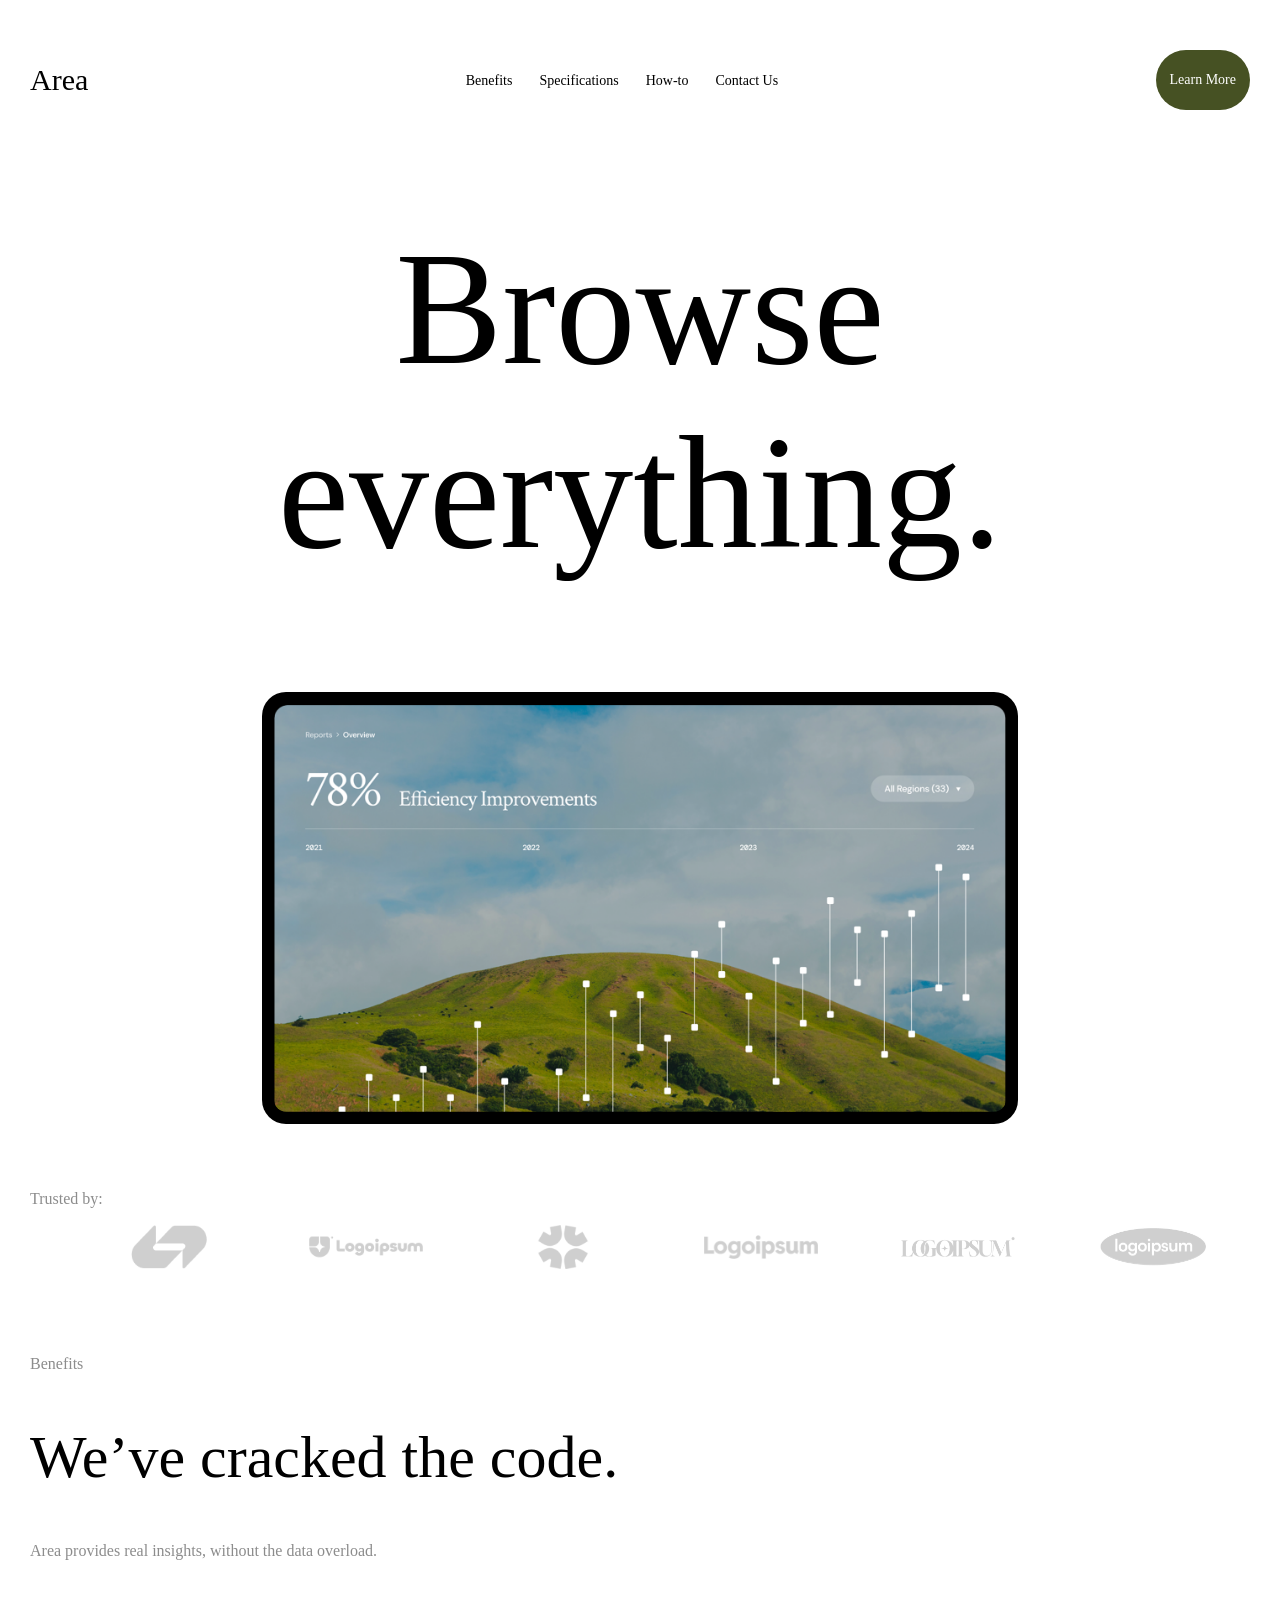
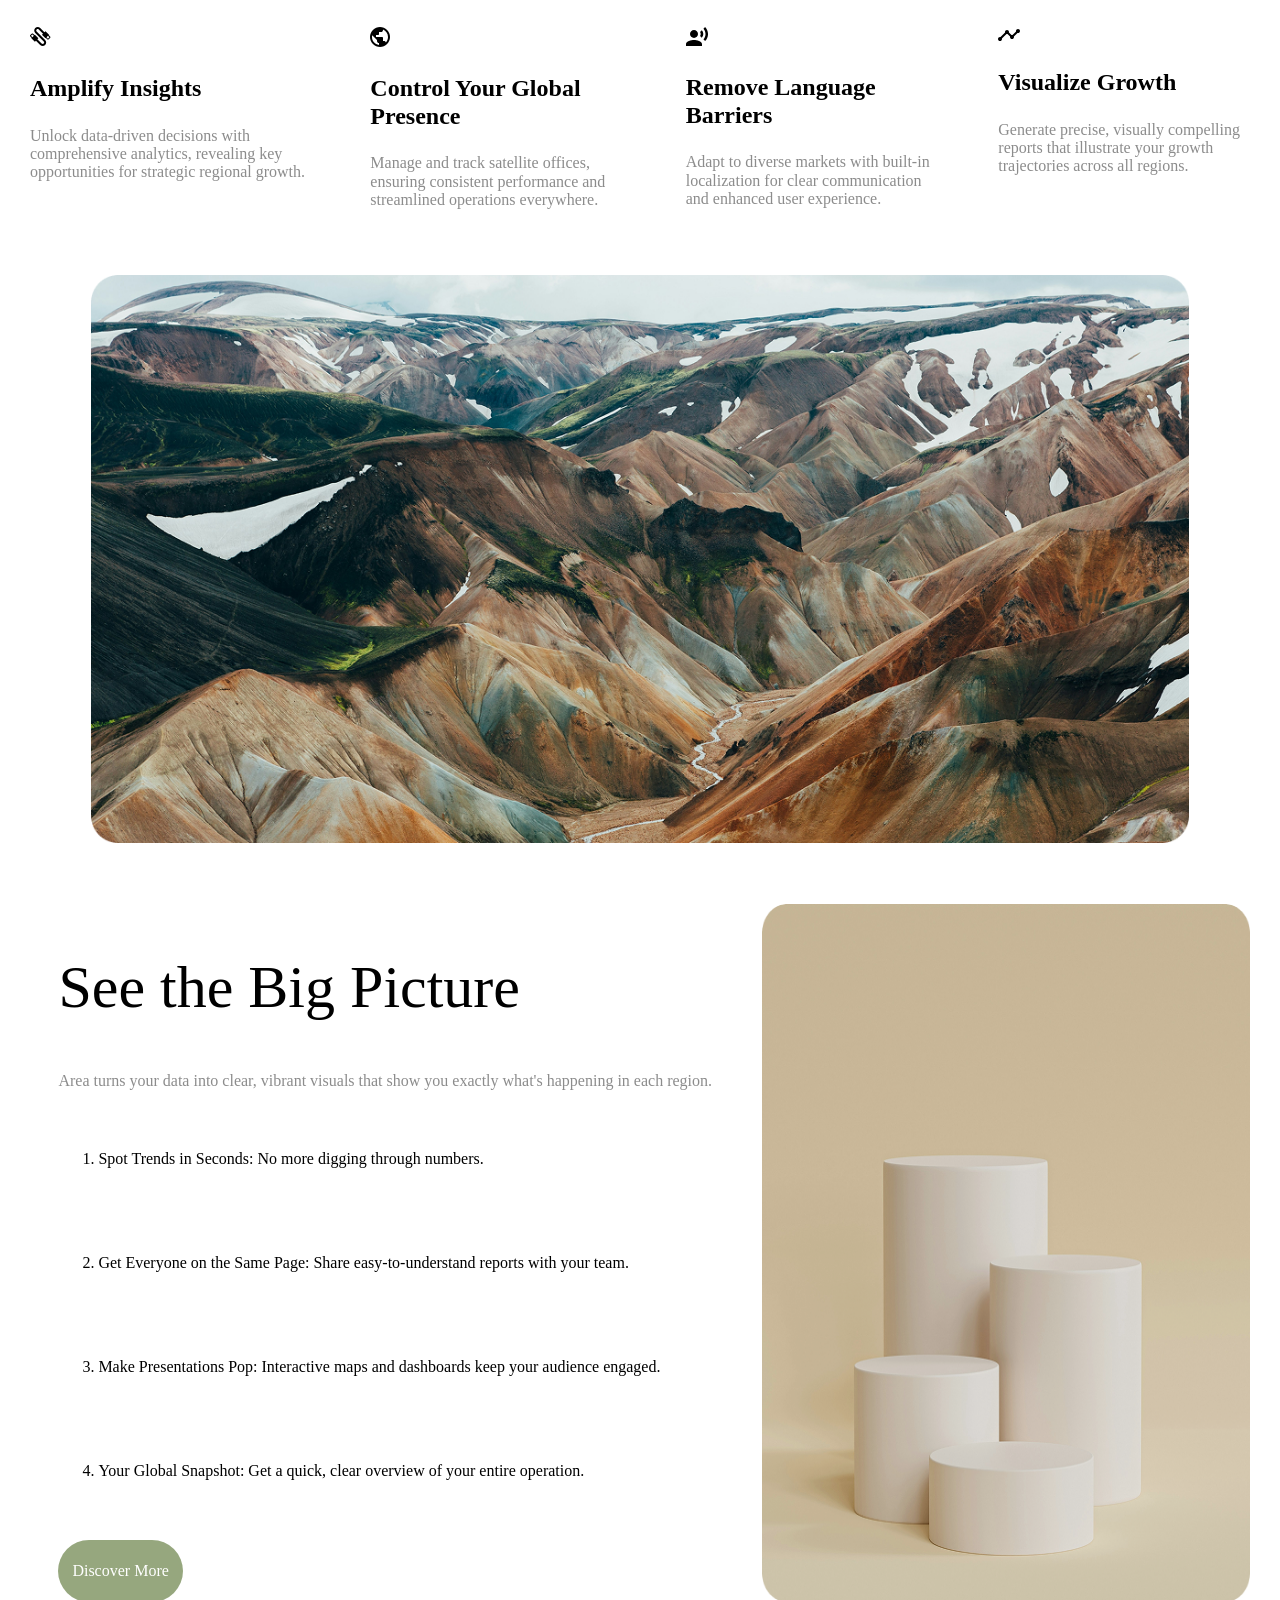
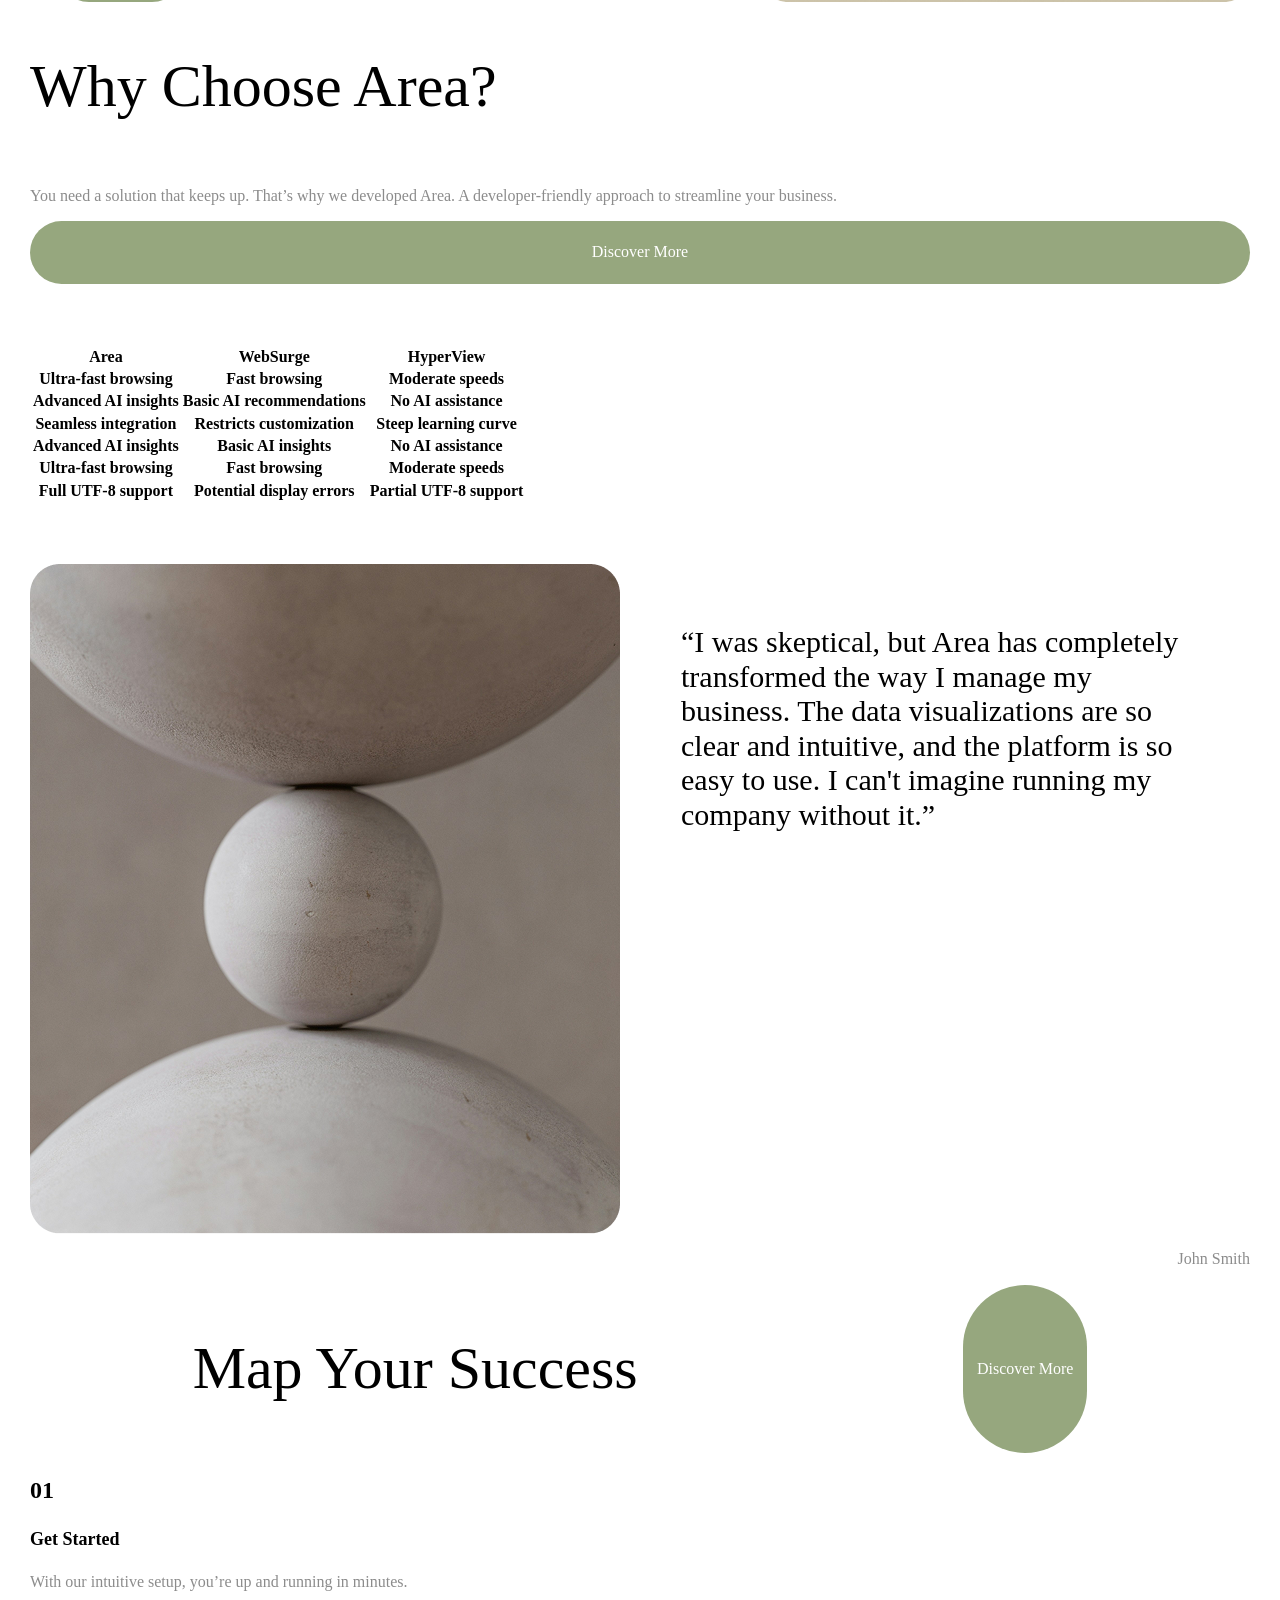
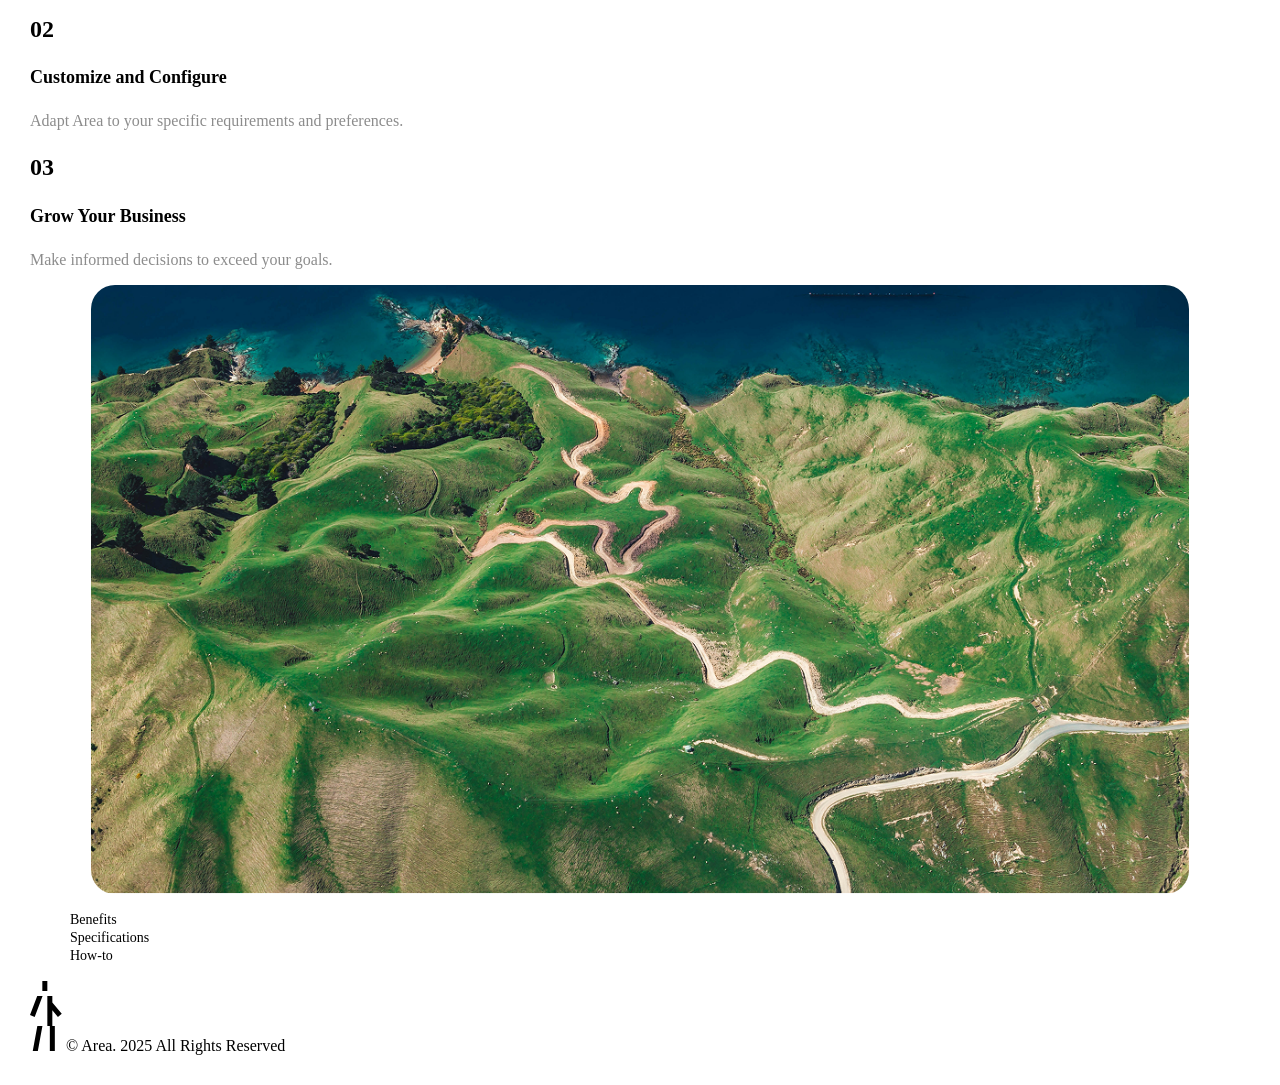
<file: index.html>
<!DOCTYPE html>
<html lang="en">
<head>
    <meta charset="UTF-8">
    <meta name="viewport" content="width=device-width, initial-scale=1.0">
    <title>Modern Product Launch</title>
    <link rel="stylesheet" href="style.css"> 
    <link rel="stylesheet" href="normalize.css">
</head>
<body>
    <header class="main-header">
        <div><a href="#" style="font-size: 30px;">Area</a></div> 
        <nav class="main-nav">
            <ul type = "none">
                <li><a href="#">Benefits</a></li>
                <li><a href="#">Specifications</a></li>
                <li><a href="#">How-to</a></li>
                <li><a href="#">Contact Us</a></li>
            </ul>
        </nav> 
        <a href="#" class="btn btn--primary btn--sm">Learn More</a>
    </header>
    
    <section class="hero" style="align-items: center;">
         <h1 style="font-size: 160px; text-align: center; font-weight: lighter; ">Browse everything.</h1>
         <img src="/Images/inner-screen.png" alt="Inner screen">

</section>
<main>
    <div class="logo-cloud">
            <p>Trusted by:</p>
            <ul class="logos"  type = "none">
                <li><svg xmlns="http://www.w3.org/2000/svg" xmlns:xlink="http://www.w3.org/1999/xlink" width="114" height="44" viewBox="0 0 114 44" fill="none">
<g style="mix-blend-mode:exclusion" opacity="0.6">
<rect width="114" height="44" fill="url(#pattern0_2069_1118)"/>
</g>
<defs>
<pattern id="pattern0_2069_1118" patternContentUnits="objectBoundingBox" width="1" height="1">
<use xlink:href="#image0_2069_1118" transform="matrix(0.00665457 0 0 0.0172414 0.167272 0)"/>
</pattern>
<image id="image0_2069_1118" width="100" height="58" preserveAspectRatio="none" xlink:href="[data-uri]"/>
</defs>
</svg></li>
                <li><svg xmlns="http://www.w3.org/2000/svg" xmlns:xlink="http://www.w3.org/1999/xlink" width="114" height="44" viewBox="0 0 114 44" fill="none">
<g style="mix-blend-mode:exclusion" opacity="0.6">
<rect width="114" height="44" fill="url(#pattern0_2069_1120)"/>
</g>
<defs>
<pattern id="pattern0_2069_1120" patternContentUnits="objectBoundingBox" width="1" height="1">
<use xlink:href="#image0_2069_1120" transform="matrix(0.00340136 0 0 0.00881261 0 0.262059)"/>
</pattern>
<image id="image0_2069_1120" width="294" height="54" preserveAspectRatio="none" xlink:href="[data-uri]"/>
</defs>
</svg></li>
                <li><svg xmlns="http://www.w3.org/2000/svg" xmlns:xlink="http://www.w3.org/1999/xlink" width="114" height="44" viewBox="0 0 114 44" fill="none">
<g style="mix-blend-mode:exclusion" opacity="0.6">
<rect width="114" height="44" fill="url(#pattern0_2069_1122)"/>
</g>
<defs>
<pattern id="pattern0_2069_1122" patternContentUnits="objectBoundingBox" width="1" height="1">
<use xlink:href="#image0_2069_1122" transform="matrix(0.0032434 0 0 0.00840336 0.279449 0)"/>
</pattern>
<image id="image0_2069_1122" width="136" height="119" preserveAspectRatio="none" xlink:href="[data-uri]"/>
</defs>
</svg></li>
                <li><svg xmlns="http://www.w3.org/2000/svg" xmlns:xlink="http://www.w3.org/1999/xlink" width="114" height="44" viewBox="0 0 114 44" fill="none">
<g style="mix-blend-mode:exclusion" opacity="0.6">
<rect width="114" height="44" fill="url(#pattern0_2069_1124)"/>
</g>
<defs>
<pattern id="pattern0_2069_1124" patternContentUnits="objectBoundingBox" width="1" height="1">
<use xlink:href="#image0_2069_1124" transform="matrix(0.003861 0 0 0.0100035 0 0.229905)"/>
</pattern>
<image id="image0_2069_1124" width="259" height="54" preserveAspectRatio="none" xlink:href="[data-uri]"/>
</defs>
</svg></li>
                <li><svg xmlns="http://www.w3.org/2000/svg" xmlns:xlink="http://www.w3.org/1999/xlink" width="114" height="44" viewBox="0 0 114 44" fill="none">
<g style="mix-blend-mode:exclusion" opacity="0.6">
<rect width="114" height="44" fill="url(#pattern0_2069_1126)"/>
</g>
<defs>
<pattern id="pattern0_2069_1126" patternContentUnits="objectBoundingBox" width="1" height="1">
<use xlink:href="#image0_2069_1126" transform="matrix(0.00223214 0 0 0.00578328 0 0.27156)"/>
</pattern>
<image id="image0_2069_1126" width="448" height="79" preserveAspectRatio="none" xlink:href="[data-uri]"/>
</defs>
</svg></li>
                <li><svg xmlns="http://www.w3.org/2000/svg" xmlns:xlink="http://www.w3.org/1999/xlink" width="110" height="42" viewBox="0 0 110 42" fill="none">
<g style="mix-blend-mode:exclusion" opacity="0.6">
<rect width="110" height="41.8182" fill="url(#pattern0_2069_1128)"/>
</g>
<defs>
<pattern id="pattern0_2069_1128" patternContentUnits="objectBoundingBox" width="1" height="1">
<use xlink:href="#image0_2069_1128" transform="scale(0.0046934 0.0123457)"/>
</pattern>
<image id="image0_2069_1128" width="213" height="81" preserveAspectRatio="none" xlink:href="[data-uri]"/>
</defs>
</svg></li>
            </ul>
    </div>
    <div class="benefits">
        <p>Benefits</p>
        <h2>We’ve cracked the code.</h2>
        <p>Area provides real insights, without the data overload.</p>
    </div>

    <div class="icons-module">
        <section>
            <div class="icon"><svg xmlns="http://www.w3.org/2000/svg" width="21" height="20" viewBox="0 0 21 20" fill="none">
<path d="M5.2425 1.0125C3.8725 2.3925 3.8725 4.6125 5.2425 5.9825L13.7325 14.4625C14.3125 15.0525 14.3125 16.0125 13.7325 16.5825C13.1425 17.1725 12.1925 17.1725 11.6025 16.5825L7.3625 12.3425L8.4225 11.2825L4.8925 7.7425L4.5325 8.1025L3.1225 6.6825C2.7325 6.2925 2.1025 6.2925 1.6925 6.6825L0.2925 8.1025C-0.0975 8.5125 -0.0975 9.1225 0.2925 9.5125L1.6925 10.9225L1.3525 11.2825L4.8925 14.8125L5.9525 13.7525L10.1925 18.0125C11.5625 19.3625 13.7725 19.3625 15.1425 18.0125C16.5125 16.6325 16.5125 14.4125 15.1425 13.0525L6.6525 4.5625C6.0725 3.9725 6.0725 3.0125 6.6525 2.4425C7.2425 1.8525 8.1925 1.8525 8.7825 2.4425L13.0225 6.6825L11.9625 7.7425L15.4925 11.2825L15.8525 10.9225L17.2625 12.3425C17.6525 12.7325 18.2925 12.7325 18.6925 12.3425L20.0925 10.9225C20.4825 10.5125 20.4825 9.9025 20.0925 9.5125L18.6925 8.1025L19.0325 7.7425L15.4925 4.2125L14.4325 5.2725L10.1925 1.0125C8.8225 -0.3375 6.6125 -0.3375 5.2425 1.0125ZM1.0025 8.8025L2.4125 7.3925L3.8325 8.8025L2.4125 10.2225M16.5525 10.2225L17.9725 8.8025L19.3825 10.2225L17.9725 11.6325L16.5525 10.2225Z" fill="black"/>
</svg></div>
            <h3>Amplify Insights</h3>
            <p>Unlock data-driven decisions with comprehensive analytics, revealing key opportunities for strategic regional growth.</p>
        </section>
        <section>
            <div class="icon"><svg xmlns="http://www.w3.org/2000/svg" width="20" height="20" viewBox="0 0 20 20" fill="none">
<path d="M15.9 15.39C15.64 14.59 14.89 14 14 14H13V11C13 10.7348 12.8946 10.4804 12.7071 10.2929C12.5196 10.1054 12.2652 10 12 10H6V8H8C8.26522 8 8.51957 7.89464 8.70711 7.70711C8.89464 7.51957 9 7.26522 9 7V5H11C11.5304 5 12.0391 4.78929 12.4142 4.41421C12.7893 4.03914 13 3.53043 13 3V2.59C15.93 3.77 18 6.64 18 10C18 12.08 17.2 13.97 15.9 15.39ZM9 17.93C5.05 17.44 2 14.08 2 10C2 9.38 2.08 8.78 2.21 8.21L7 13V14C7 14.5304 7.21071 15.0391 7.58579 15.4142C7.96086 15.7893 8.46957 16 9 16M10 0C8.68678 0 7.38642 0.258658 6.17317 0.761205C4.95991 1.26375 3.85752 2.00035 2.92893 2.92893C1.05357 4.8043 0 7.34784 0 10C0 12.6522 1.05357 15.1957 2.92893 17.0711C3.85752 17.9997 4.95991 18.7362 6.17317 19.2388C7.38642 19.7413 8.68678 20 10 20C12.6522 20 15.1957 18.9464 17.0711 17.0711C18.9464 15.1957 20 12.6522 20 10C20 8.68678 19.7413 7.38642 19.2388 6.17317C18.7362 4.95991 17.9997 3.85752 17.0711 2.92893C16.1425 2.00035 15.0401 1.26375 13.8268 0.761205C12.6136 0.258658 11.3132 0 10 0Z" fill="black"/>
</svg></div>
            <h3>Control Your Global Presence</h3>
            <p>Manage and track satellite offices, ensuring consistent performance and streamlined operations everywhere.</p>
        </section>
        <section>
            <div class="icon"><svg xmlns="http://www.w3.org/2000/svg" width="22" height="19" viewBox="0 0 22 19" fill="none">
<path d="M8 3C9.06087 3 10.0783 3.42143 10.8284 4.17157C11.5786 4.92172 12 5.93913 12 7C12 8.06087 11.5786 9.07828 10.8284 9.82843C10.0783 10.5786 9.06087 11 8 11C6.93913 11 5.92172 10.5786 5.17157 9.82843C4.42143 9.07828 4 8.06087 4 7C4 5.93913 4.42143 4.92172 5.17157 4.17157C5.92172 3.42143 6.93913 3 8 3ZM8 13C10.67 13 16 14.34 16 17V19H0V17C0 14.34 5.33 13 8 13ZM15.76 3.36C17.78 5.56 17.78 8.61 15.76 10.63L14.08 8.94C14.92 7.76 14.92 6.23 14.08 5.05L15.76 3.36ZM19.07 0C23 4.05 22.97 10.11 19.07 14L17.44 12.37C20.21 9.19 20.21 4.65 17.44 1.63L19.07 0Z" fill="black"/>
</svg></div>
            <h3>Remove Language Barriers</h3>
            <p>Adapt to diverse markets with built-in localization for clear communication and enhanced user experience.</p>
        </section>
        <section>
            <div class="icon"><svg xmlns="http://www.w3.org/2000/svg" width="22" height="12" viewBox="0 0 22 12" fill="none">
<path d="M2 8L2.5 8.07L7.07 3.5C6.89 2.85 7.06 2.11 7.59 1.59C8.37 0.8 9.63 0.8 10.41 1.59C10.94 2.11 11.11 2.85 10.93 3.5L13.5 6.07L14 6C14.18 6 14.35 6 14.5 6.07L18.07 2.5C18 2.35 18 2.18 18 2C18 1.46957 18.2107 0.960859 18.5858 0.585786C18.9609 0.210714 19.4696 0 20 0C20.5304 0 21.0391 0.210714 21.4142 0.585786C21.7893 0.960859 22 1.46957 22 2C22 2.53043 21.7893 3.03914 21.4142 3.41421C21.0391 3.78929 20.5304 4 20 4C19.82 4 19.65 4 19.5 3.93L15.93 7.5C16 7.65 16 7.82 16 8C16 8.53043 15.7893 9.03914 15.4142 9.41421C15.0391 9.78929 14.5304 10 14 10C13.4696 10 12.9609 9.78929 12.5858 9.41421C12.2107 9.03914 12 8.53043 12 8L12.07 7.5L9.5 4.93C9.18 5 8.82 5 8.5 4.93L3.93 9.5L4 10C4 10.5304 3.78929 11.0391 3.41421 11.4142C3.03914 11.7893 2.53043 12 2 12C1.46957 12 0.960859 11.7893 0.585786 11.4142C0.210714 11.0391 0 10.5304 0 10C0 9.46957 0.210714 8.96086 0.585786 8.58579C0.960859 8.21071 1.46957 8 2 8Z" fill="black"/>
</svg></div>
            <h3>Visualize Growth</h3>
            <p>Generate precise, visually compelling reports that illustrate your growth trajectories across all regions.</p>
        </section>
   </div>
<div class="hero-image"><img src="/Images/hero-image.png" alt=""></div>
    <div class="candle">
        <img src="/Images/candle.png" alt="candle">

        <div>
            <h2>See the Big Picture</h2>
            <p>Area turns your data into clear, vibrant visuals that show you exactly what's happening in each region.</p>
            <ol>
                <li>Spot Trends in Seconds: No more digging through numbers. </li>
                <li>Get Everyone on the Same Page: Share easy-to-understand reports with your team. </li>
                <li>Make Presentations Pop: Interactive maps and dashboards keep your audience engaged.</li>
                <li>Your Global Snapshot: Get a quick, clear overview of your entire operation.</li>
            </ol>
            <button> Discover More </button>
        </div>
    </div>
        <div class="why">
            <h2>Why Choose Area?</h2>
            <p>You need a solution that keeps up. That’s why we developed Area. A developer-friendly approach to streamline your business. </p>
            <button> Discover More </button>
        </div>
      <div class="table">  <table>
            <thead>
                <tr>
                    <th>Area</th>
                    <th>WebSurge</th>
                    <th>HyperView</th>
                </tr>
            </thead>
            <tbody>
                <tr>
                    <th>Ultra-fast browsing</th>
                    <th>Fast browsing</th>
                    <th>Moderate speeds</th>
                </tr>
                <tr>
                    <th>Advanced AI insights</th>
                    <th>Basic AI recommendations</th>
                    <th>No AI assistance</th>
                </tr>
                <tr>
                    <th>Seamless integration</th>
                    <th>Restricts customization</th>
                    <th>Steep learning curve</th>
                </tr>
                <tr>
                    <th>Advanced AI insights</th>
                    <th>Basic AI insights</th>
                    <th>No AI assistance</th>
                </tr>
                <tr>
                    <th>Ultra-fast browsing</th>
                    <th>Fast browsing</th>
                    <th>Moderate speeds</th>
                </tr>
                <tr>
                    <th>Full UTF-8 support</th>
                    <th>Potential display errors</th>
                    <th>Partial UTF-8 support</th>
                </tr>
            </tbody>
        </table>
</div>
<div class="ball">
    <img src="Images/ball.png" alt="ball">
    <div class="comment">“I was skeptical, but Area has completely transformed the way I manage my business. The data visualizations are so clear and intuitive, and the platform is so easy to use. I can't imagine running my company without it.”</div>
</div>
<p style="display: flex; flex-direction: row-reverse;">John Smith</p>

    <div style="display: flex; flex-direction: row; justify-content: space-around;" >
        <h2>Map Your Success</h2>
        <button> Discover More </button>
    </div>
    <div class="map">
    <section>
        <h3>01</h3>
        <h4>Get Started</h4>
        <p>With our intuitive setup, you’re up and running in minutes.</p>
    </section>
    <section>
        <h3>02</h3>
        <h4>Customize and Configure</h4>
        <p>Adapt Area to your specific requirements and preferences.</p>
    </section>
    <section>
        <h3>03</h3>
        <h4>Grow Your Business</h4>
        <p>Make informed decisions to exceed your goals.</p>
    </section>
    <img src="Images/mountain.png" alt="mountain">
</div>











</main>
<footer>
    <div class="nav-footer">
        <ul type = "none">
            <li><a href="#">Benefits</a></li>
            <li><a href="#">Specifications</a></li>
            <li><a href="#">How-to</a></li>
        </ul>
    </div>
    
    <span><svg width="32" height="70" viewBox="0 0 32 70" fill="none" xmlns="http://www.w3.org/2000/svg">
<path d="M22.3379 21.5869L31.751 32.6748L27.9258 35.9121L22.3379 29.3125V45H24.8379V70H19.8379V45H17.3379V15H22.3379V21.5869ZM12.4248 44.999L7.83789 69.999H2.75L7.33789 44.999H12.4248ZM4.6748 35.8877L0 34.1123L7.22461 15H12.5752L4.6748 35.8877ZM17.3389 9.9502H12.3389V0H17.3389V9.9502Z" fill="black"/>
</svg> © Area. 2025</span>

    <span>All Rights Reserved</span>
</footer>
</body>
</html>
</file>
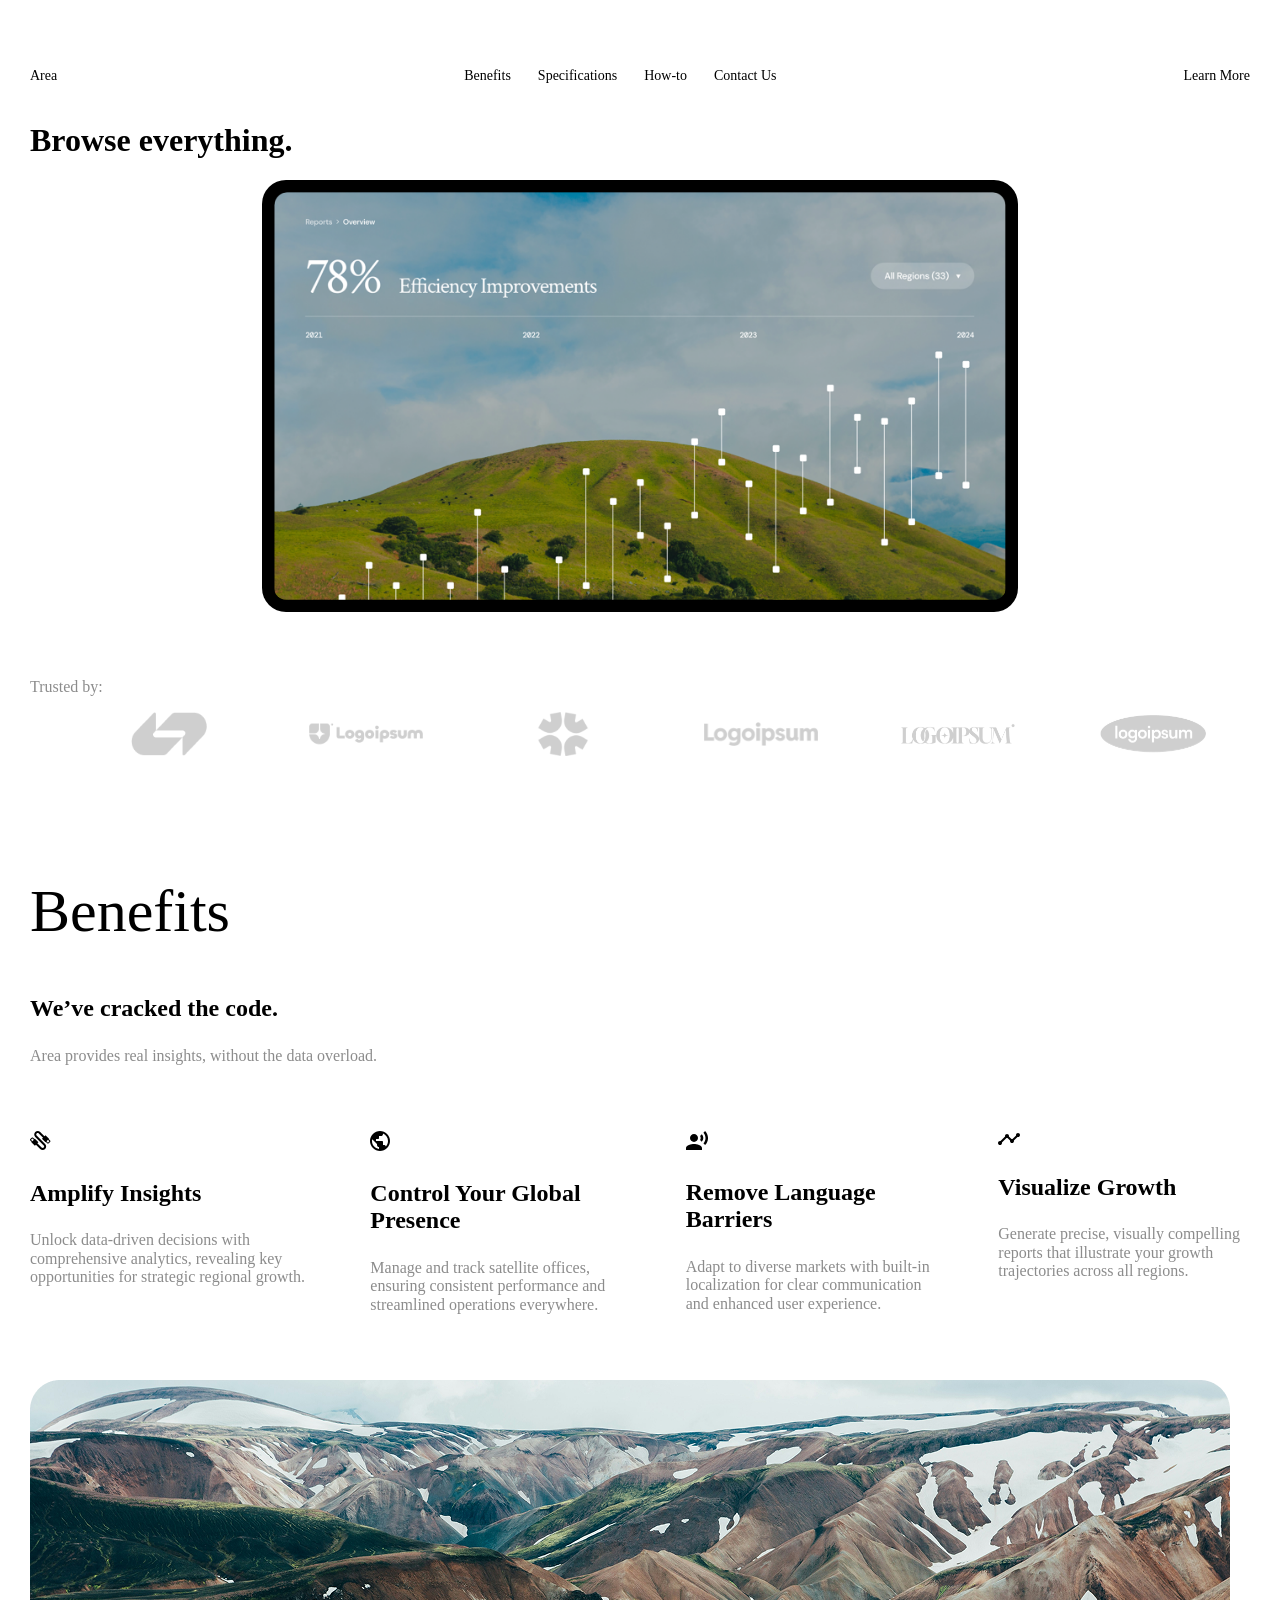
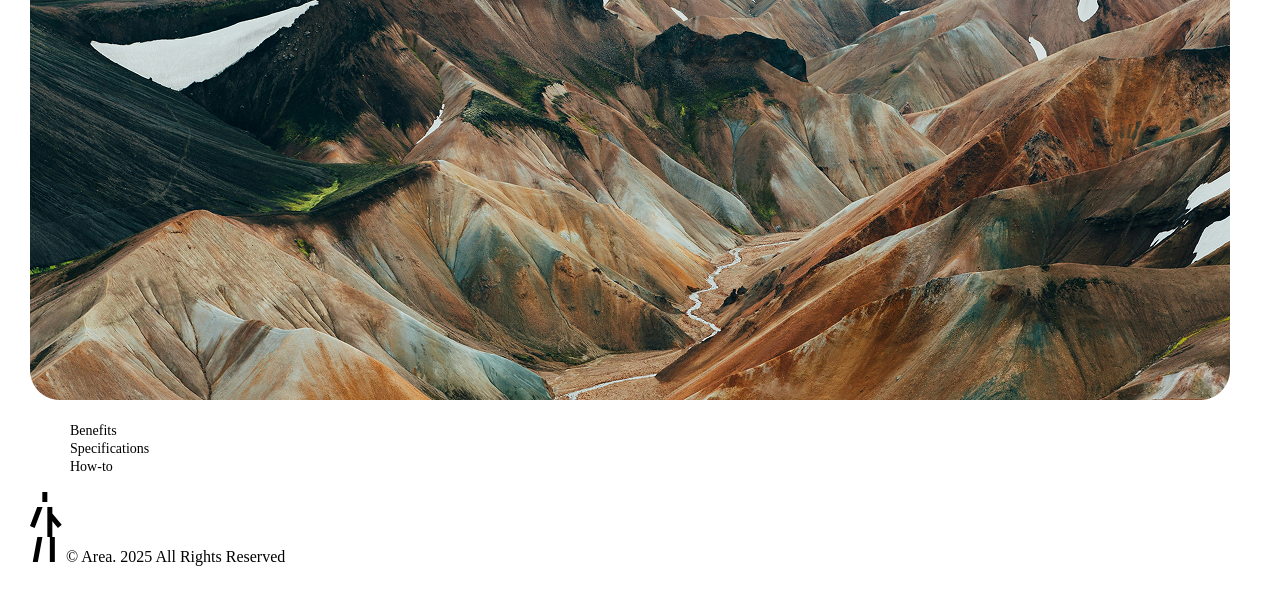
<file: html.html>
<!DOCTYPE html>
<html lang="en">
<head>
    <meta charset="UTF-8">
    <meta name="viewport" content="width=device-width, initial-scale=1.0">
    <title>Modern Product Launch</title>
    <link rel="stylesheet" href="style.css"> 
    <link rel="stylesheet" href="normalize.css">
</head>
<body>
    <header class="main-header">
        <div><a href="#">Area</a></div> 
        <nav class="main-nav">
            <ul type = "none">
                <li><a href="#">Benefits</a></li>
                <li><a href="#">Specifications</a></li>
                <li><a href="#">How-to</a></li>
                <li><a href="#">Contact Us</a></li>
            </ul>
        </nav> 
        <div class="more"><a href="#">Learn More</a></div>
    </header>
    
    <section class="hero">
        <div> <h1>Browse everything.</h1></div>
        <div><img src="/Images/Inner screen.png" alt="Inner screen"></div>
</section>
<main>
    <div class="logo-cloud">
            <p>Trusted by:</p>
            <ul class="logos"  type = "none">
                <li><svg xmlns="http://www.w3.org/2000/svg" xmlns:xlink="http://www.w3.org/1999/xlink" width="114" height="44" viewBox="0 0 114 44" fill="none">
<g style="mix-blend-mode:exclusion" opacity="0.6">
<rect width="114" height="44" fill="url(#pattern0_2069_1118)"/>
</g>
<defs>
<pattern id="pattern0_2069_1118" patternContentUnits="objectBoundingBox" width="1" height="1">
<use xlink:href="#image0_2069_1118" transform="matrix(0.00665457 0 0 0.0172414 0.167272 0)"/>
</pattern>
<image id="image0_2069_1118" width="100" height="58" preserveAspectRatio="none" xlink:href="[data-uri]"/>
</defs>
</svg></li>
                <li><svg xmlns="http://www.w3.org/2000/svg" xmlns:xlink="http://www.w3.org/1999/xlink" width="114" height="44" viewBox="0 0 114 44" fill="none">
<g style="mix-blend-mode:exclusion" opacity="0.6">
<rect width="114" height="44" fill="url(#pattern0_2069_1120)"/>
</g>
<defs>
<pattern id="pattern0_2069_1120" patternContentUnits="objectBoundingBox" width="1" height="1">
<use xlink:href="#image0_2069_1120" transform="matrix(0.00340136 0 0 0.00881261 0 0.262059)"/>
</pattern>
<image id="image0_2069_1120" width="294" height="54" preserveAspectRatio="none" xlink:href="[data-uri]"/>
</defs>
</svg></li>
                <li><svg xmlns="http://www.w3.org/2000/svg" xmlns:xlink="http://www.w3.org/1999/xlink" width="114" height="44" viewBox="0 0 114 44" fill="none">
<g style="mix-blend-mode:exclusion" opacity="0.6">
<rect width="114" height="44" fill="url(#pattern0_2069_1122)"/>
</g>
<defs>
<pattern id="pattern0_2069_1122" patternContentUnits="objectBoundingBox" width="1" height="1">
<use xlink:href="#image0_2069_1122" transform="matrix(0.0032434 0 0 0.00840336 0.279449 0)"/>
</pattern>
<image id="image0_2069_1122" width="136" height="119" preserveAspectRatio="none" xlink:href="[data-uri]"/>
</defs>
</svg></li>
                <li><svg xmlns="http://www.w3.org/2000/svg" xmlns:xlink="http://www.w3.org/1999/xlink" width="114" height="44" viewBox="0 0 114 44" fill="none">
<g style="mix-blend-mode:exclusion" opacity="0.6">
<rect width="114" height="44" fill="url(#pattern0_2069_1124)"/>
</g>
<defs>
<pattern id="pattern0_2069_1124" patternContentUnits="objectBoundingBox" width="1" height="1">
<use xlink:href="#image0_2069_1124" transform="matrix(0.003861 0 0 0.0100035 0 0.229905)"/>
</pattern>
<image id="image0_2069_1124" width="259" height="54" preserveAspectRatio="none" xlink:href="[data-uri]"/>
</defs>
</svg></li>
                <li><svg xmlns="http://www.w3.org/2000/svg" xmlns:xlink="http://www.w3.org/1999/xlink" width="114" height="44" viewBox="0 0 114 44" fill="none">
<g style="mix-blend-mode:exclusion" opacity="0.6">
<rect width="114" height="44" fill="url(#pattern0_2069_1126)"/>
</g>
<defs>
<pattern id="pattern0_2069_1126" patternContentUnits="objectBoundingBox" width="1" height="1">
<use xlink:href="#image0_2069_1126" transform="matrix(0.00223214 0 0 0.00578328 0 0.27156)"/>
</pattern>
<image id="image0_2069_1126" width="448" height="79" preserveAspectRatio="none" xlink:href="[data-uri]"/>
</defs>
</svg></li>
                <li><svg xmlns="http://www.w3.org/2000/svg" xmlns:xlink="http://www.w3.org/1999/xlink" width="110" height="42" viewBox="0 0 110 42" fill="none">
<g style="mix-blend-mode:exclusion" opacity="0.6">
<rect width="110" height="41.8182" fill="url(#pattern0_2069_1128)"/>
</g>
<defs>
<pattern id="pattern0_2069_1128" patternContentUnits="objectBoundingBox" width="1" height="1">
<use xlink:href="#image0_2069_1128" transform="scale(0.0046934 0.0123457)"/>
</pattern>
<image id="image0_2069_1128" width="213" height="81" preserveAspectRatio="none" xlink:href="[data-uri]"/>
</defs>
</svg></li>
            </ul>
    </div>
    <div class="benefits">
        <h2>Benefits</h2>
        <h3>We’ve cracked the code.</h3>
        <p>Area provides real insights, without the data overload.</p>
    </div>

    <div class="icons-module">
        <section>
            <div class="icon"><svg xmlns="http://www.w3.org/2000/svg" width="21" height="20" viewBox="0 0 21 20" fill="none">
<path d="M5.2425 1.0125C3.8725 2.3925 3.8725 4.6125 5.2425 5.9825L13.7325 14.4625C14.3125 15.0525 14.3125 16.0125 13.7325 16.5825C13.1425 17.1725 12.1925 17.1725 11.6025 16.5825L7.3625 12.3425L8.4225 11.2825L4.8925 7.7425L4.5325 8.1025L3.1225 6.6825C2.7325 6.2925 2.1025 6.2925 1.6925 6.6825L0.2925 8.1025C-0.0975 8.5125 -0.0975 9.1225 0.2925 9.5125L1.6925 10.9225L1.3525 11.2825L4.8925 14.8125L5.9525 13.7525L10.1925 18.0125C11.5625 19.3625 13.7725 19.3625 15.1425 18.0125C16.5125 16.6325 16.5125 14.4125 15.1425 13.0525L6.6525 4.5625C6.0725 3.9725 6.0725 3.0125 6.6525 2.4425C7.2425 1.8525 8.1925 1.8525 8.7825 2.4425L13.0225 6.6825L11.9625 7.7425L15.4925 11.2825L15.8525 10.9225L17.2625 12.3425C17.6525 12.7325 18.2925 12.7325 18.6925 12.3425L20.0925 10.9225C20.4825 10.5125 20.4825 9.9025 20.0925 9.5125L18.6925 8.1025L19.0325 7.7425L15.4925 4.2125L14.4325 5.2725L10.1925 1.0125C8.8225 -0.3375 6.6125 -0.3375 5.2425 1.0125ZM1.0025 8.8025L2.4125 7.3925L3.8325 8.8025L2.4125 10.2225M16.5525 10.2225L17.9725 8.8025L19.3825 10.2225L17.9725 11.6325L16.5525 10.2225Z" fill="black"/>
</svg></div>
            <h3>Amplify Insights</h3>
            <p>Unlock data-driven decisions with comprehensive analytics, revealing key opportunities for strategic regional growth.</p>
        </section>
        <section>
            <div class="icon"><svg xmlns="http://www.w3.org/2000/svg" width="20" height="20" viewBox="0 0 20 20" fill="none">
<path d="M15.9 15.39C15.64 14.59 14.89 14 14 14H13V11C13 10.7348 12.8946 10.4804 12.7071 10.2929C12.5196 10.1054 12.2652 10 12 10H6V8H8C8.26522 8 8.51957 7.89464 8.70711 7.70711C8.89464 7.51957 9 7.26522 9 7V5H11C11.5304 5 12.0391 4.78929 12.4142 4.41421C12.7893 4.03914 13 3.53043 13 3V2.59C15.93 3.77 18 6.64 18 10C18 12.08 17.2 13.97 15.9 15.39ZM9 17.93C5.05 17.44 2 14.08 2 10C2 9.38 2.08 8.78 2.21 8.21L7 13V14C7 14.5304 7.21071 15.0391 7.58579 15.4142C7.96086 15.7893 8.46957 16 9 16M10 0C8.68678 0 7.38642 0.258658 6.17317 0.761205C4.95991 1.26375 3.85752 2.00035 2.92893 2.92893C1.05357 4.8043 0 7.34784 0 10C0 12.6522 1.05357 15.1957 2.92893 17.0711C3.85752 17.9997 4.95991 18.7362 6.17317 19.2388C7.38642 19.7413 8.68678 20 10 20C12.6522 20 15.1957 18.9464 17.0711 17.0711C18.9464 15.1957 20 12.6522 20 10C20 8.68678 19.7413 7.38642 19.2388 6.17317C18.7362 4.95991 17.9997 3.85752 17.0711 2.92893C16.1425 2.00035 15.0401 1.26375 13.8268 0.761205C12.6136 0.258658 11.3132 0 10 0Z" fill="black"/>
</svg></div>
            <h3>Control Your Global Presence</h3>
            <p>Manage and track satellite offices, ensuring consistent performance and streamlined operations everywhere.</p>
        </section>
        <section>
            <div class="icon"><svg xmlns="http://www.w3.org/2000/svg" width="22" height="19" viewBox="0 0 22 19" fill="none">
<path d="M8 3C9.06087 3 10.0783 3.42143 10.8284 4.17157C11.5786 4.92172 12 5.93913 12 7C12 8.06087 11.5786 9.07828 10.8284 9.82843C10.0783 10.5786 9.06087 11 8 11C6.93913 11 5.92172 10.5786 5.17157 9.82843C4.42143 9.07828 4 8.06087 4 7C4 5.93913 4.42143 4.92172 5.17157 4.17157C5.92172 3.42143 6.93913 3 8 3ZM8 13C10.67 13 16 14.34 16 17V19H0V17C0 14.34 5.33 13 8 13ZM15.76 3.36C17.78 5.56 17.78 8.61 15.76 10.63L14.08 8.94C14.92 7.76 14.92 6.23 14.08 5.05L15.76 3.36ZM19.07 0C23 4.05 22.97 10.11 19.07 14L17.44 12.37C20.21 9.19 20.21 4.65 17.44 1.63L19.07 0Z" fill="black"/>
</svg></div>
            <h3>Remove Language Barriers</h3>
            <p>Adapt to diverse markets with built-in localization for clear communication and enhanced user experience.</p>
        </section>
        <section>
            <div class="icon"><svg xmlns="http://www.w3.org/2000/svg" width="22" height="12" viewBox="0 0 22 12" fill="none">
<path d="M2 8L2.5 8.07L7.07 3.5C6.89 2.85 7.06 2.11 7.59 1.59C8.37 0.8 9.63 0.8 10.41 1.59C10.94 2.11 11.11 2.85 10.93 3.5L13.5 6.07L14 6C14.18 6 14.35 6 14.5 6.07L18.07 2.5C18 2.35 18 2.18 18 2C18 1.46957 18.2107 0.960859 18.5858 0.585786C18.9609 0.210714 19.4696 0 20 0C20.5304 0 21.0391 0.210714 21.4142 0.585786C21.7893 0.960859 22 1.46957 22 2C22 2.53043 21.7893 3.03914 21.4142 3.41421C21.0391 3.78929 20.5304 4 20 4C19.82 4 19.65 4 19.5 3.93L15.93 7.5C16 7.65 16 7.82 16 8C16 8.53043 15.7893 9.03914 15.4142 9.41421C15.0391 9.78929 14.5304 10 14 10C13.4696 10 12.9609 9.78929 12.5858 9.41421C12.2107 9.03914 12 8.53043 12 8L12.07 7.5L9.5 4.93C9.18 5 8.82 5 8.5 4.93L3.93 9.5L4 10C4 10.5304 3.78929 11.0391 3.41421 11.4142C3.03914 11.7893 2.53043 12 2 12C1.46957 12 0.960859 11.7893 0.585786 11.4142C0.210714 11.0391 0 10.5304 0 10C0 9.46957 0.210714 8.96086 0.585786 8.58579C0.960859 8.21071 1.46957 8 2 8Z" fill="black"/>
</svg></div>
            <h3>Visualize Growth</h3>
            <p>Generate precise, visually compelling reports that illustrate your growth trajectories across all regions.</p>
        </section>
    </div>
    <div><img src="/Images/Hero Image.png" alt=""></div>
    <div></div>












</main>
<footer>
    <div class="nav-footer">
        <ul type = "none">
            <li><a href="#">Benefits</a></li>
            <li><a href="#">Specifications</a></li>
            <li><a href="#">How-to</a></li>
        </ul>
    </div>
    
    <span><svg width="32" height="70" viewBox="0 0 32 70" fill="none" xmlns="http://www.w3.org/2000/svg">
<path d="M22.3379 21.5869L31.751 32.6748L27.9258 35.9121L22.3379 29.3125V45H24.8379V70H19.8379V45H17.3379V15H22.3379V21.5869ZM12.4248 44.999L7.83789 69.999H2.75L7.33789 44.999H12.4248ZM4.6748 35.8877L0 34.1123L7.22461 15H12.5752L4.6748 35.8877ZM17.3389 9.9502H12.3389V0H17.3389V9.9502Z" fill="black"/>
</svg> © Area. 2025</span>

    <span>All Rights Reserved</span>
</footer>
</body>
</html>
</file>
<file: style.css>
:root {
  /* Headings */
  --font-size-h1: 160px;    /* Header */
  --font-size-h2: 60px;    /* This Product feature is */
  --font-size-h3: 24px;    /* This Product feature is the most important */
  
  /* UI & Content */
  --font-size-h4: 18px;    /* Key point here */
  --font-size-body: 16px;  /* Unlock data-driven decisions... */
  --font-size-link: 14px;
  --font-size-label: 12px; /* Labels / UI Text */ 

  /* Primary & Neutral Colors */
  --color-black: #000000;
  --color-gray: #8c8c8c;
  --color-light-gray: #f0eeee;
  --color-white: #ffffff;
  
  /* Accent/Theme Colors */
  --color-pale-green: #e2ead0;
  --color-muted-sage: #96a77e;
  --color-dark-olive: #465123;
}


h1 {
    font-size: var(--font-size-h1);
    color: var(--color-black);
}
h2 {
    font-size: var(--font-size-h2);
    color: var(--color-black);
    font-weight: lighter;
}
h3 {
    font-size: var(--font-size-h3);
    color: var(--color-black);
}
h4 {
    font-size: var(--font-size-h4);
    color: var(--color-black);
}
h5 {
    font-size: var(--font-size-label);
    color: var(--color-dark-olive);
}
p {
    font-size: var(--font-size-body);
    color: var(--color-gray);
}

a {
    text-decoration: none;
    font-size: var(--font-size-link);
    color: var(--color-black);
}

body {
font-family: 'Times New Roman', serif;
    padding: 30px;
    font-weight: normal;
}


.main-header{
    display: flex;
    align-items: center;
    justify-content: space-between;
    margin-top: 20px;
}
.main-nav ul {
    display: flex;
    flex-direction: row;
    gap: 27px;
    padding: 0px;
}
.btn--primary, button {
    background-color: var(--color-dark-olive);
    color: var(--color-white);
    padding: 22px 14px;
    gap: 2px;
    border-radius: 1000px;
}
button {
    background-color: var(--color-muted-sage);
    text-decoration-color: var(--color-black);
    border: none;
}

.hero img {
  width: 60%;
  height: auto;
  display: block;
  object-fit: cover;
   margin-left: auto;  
  margin-right: auto;
  border: 1%;
  padding: 1%;
  background-color: #000000;
  border-radius: 24px;
}
.logo-cloud{
    padding-top: 50px;
    padding-bottom: 50px;
     border-bottom: 2px  #8c8c8c ;
     flex-wrap: wrap;
}
.logos {
display: flex;
    align-items: center;
    justify-content: space-around;
}

.hero-image img {
    width: 90%;
    height: auto;
  display: block;
  object-fit: cover;
   margin-left: auto;  
  margin-right: auto;
}
.icons-module {
    display: flex;
    flex-direction: row;
    gap: 50px;
    padding-top: 50px;
    padding-bottom: 50px;
    
}
.map img {
    width: 90%;
    height: auto;
  display: block;
  object-fit: cover;
   margin-left: auto;  
  margin-right: auto;
  border-radius: 24px;
}
.candle img {
    width: 40%;
  border-radius: 24px;
  display: flex;
}
.candle {
display: flex;
flex-direction: row-reverse;
gap: 50px;
padding-top: 5%;
}
.candle li {
    padding-bottom: 7%;
    padding-top: 7%;
}
.ball img {
    width: 50%;
  border-radius: 24px;
  display: flex;
}
.ball {
    display: flex;
    flex-direction: row;
    padding-top: 5%;

}
.comment{
    padding: 5%;
    font-size: 30px;
}
.why {
    display: flex;
    flex-wrap: wrap;
    justify-content: center;
    flex-direction: column;
    padding-bottom: 5%;
}
</file>
